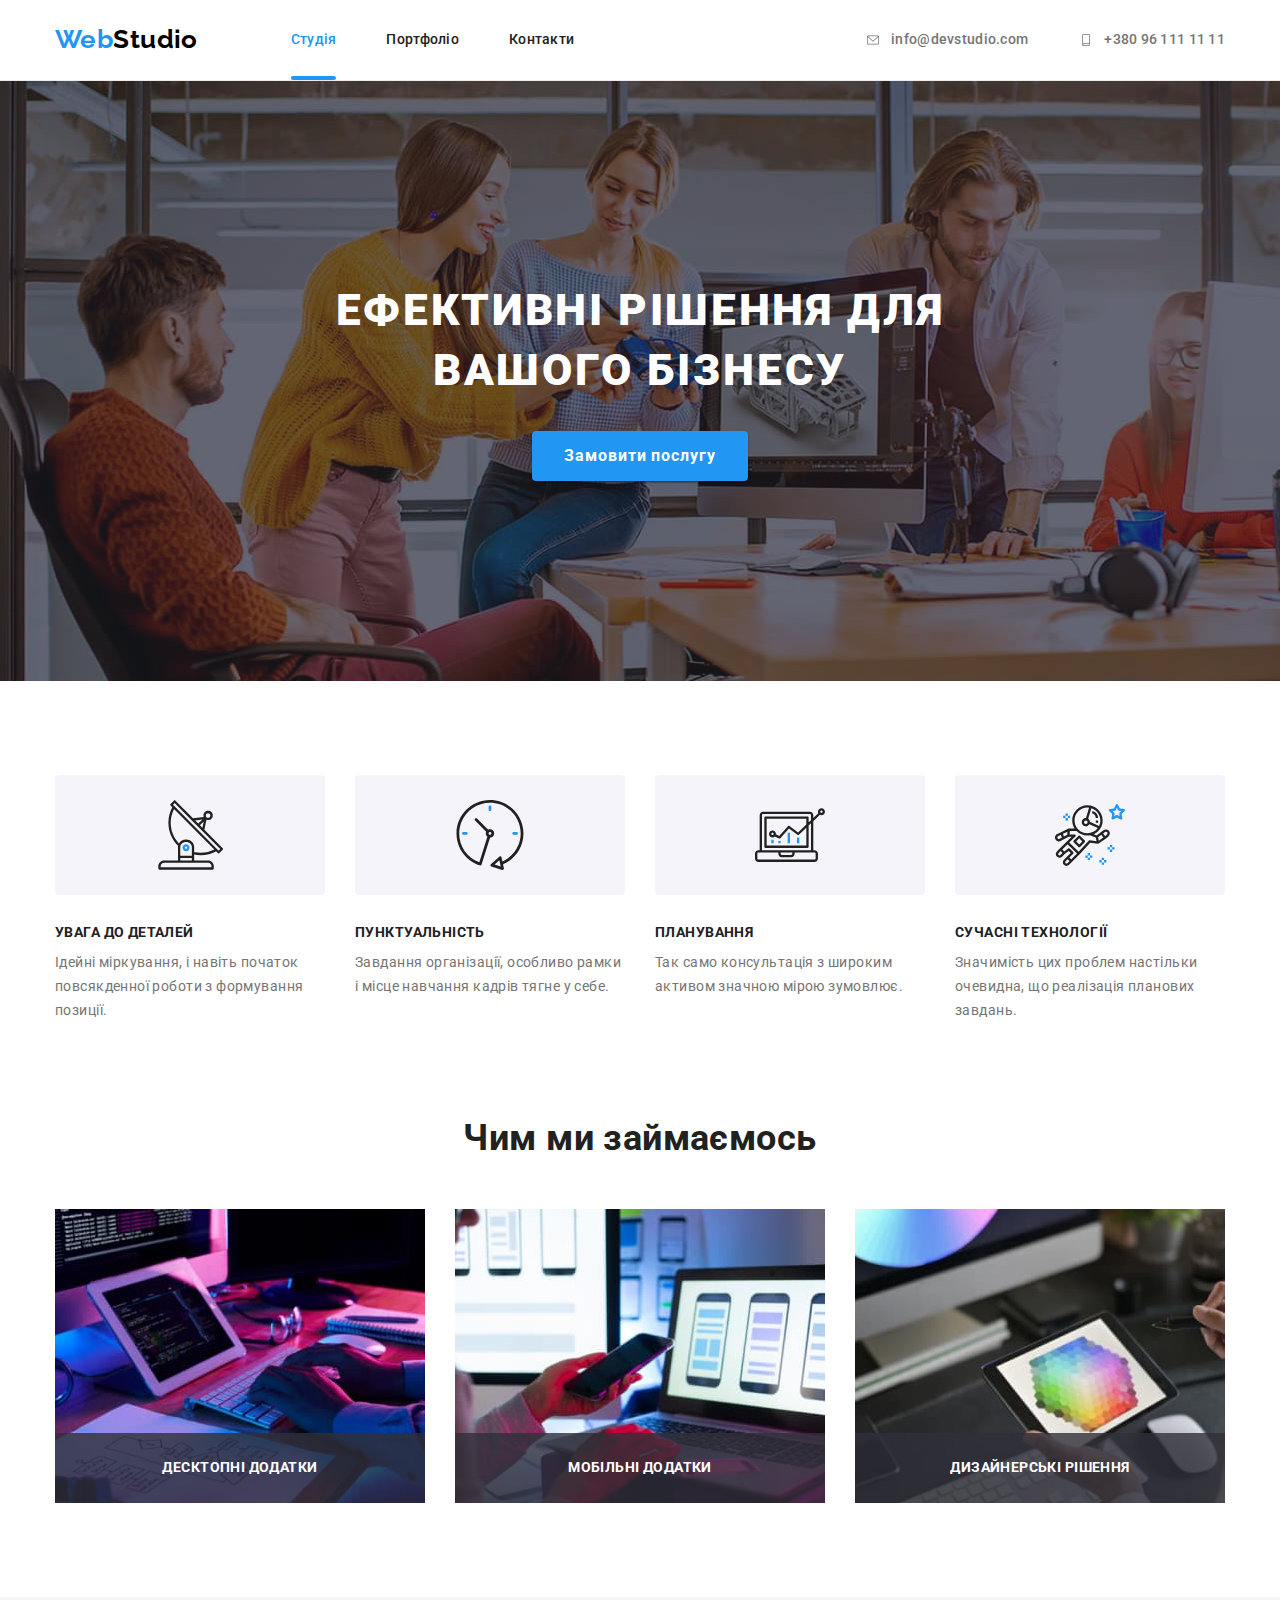
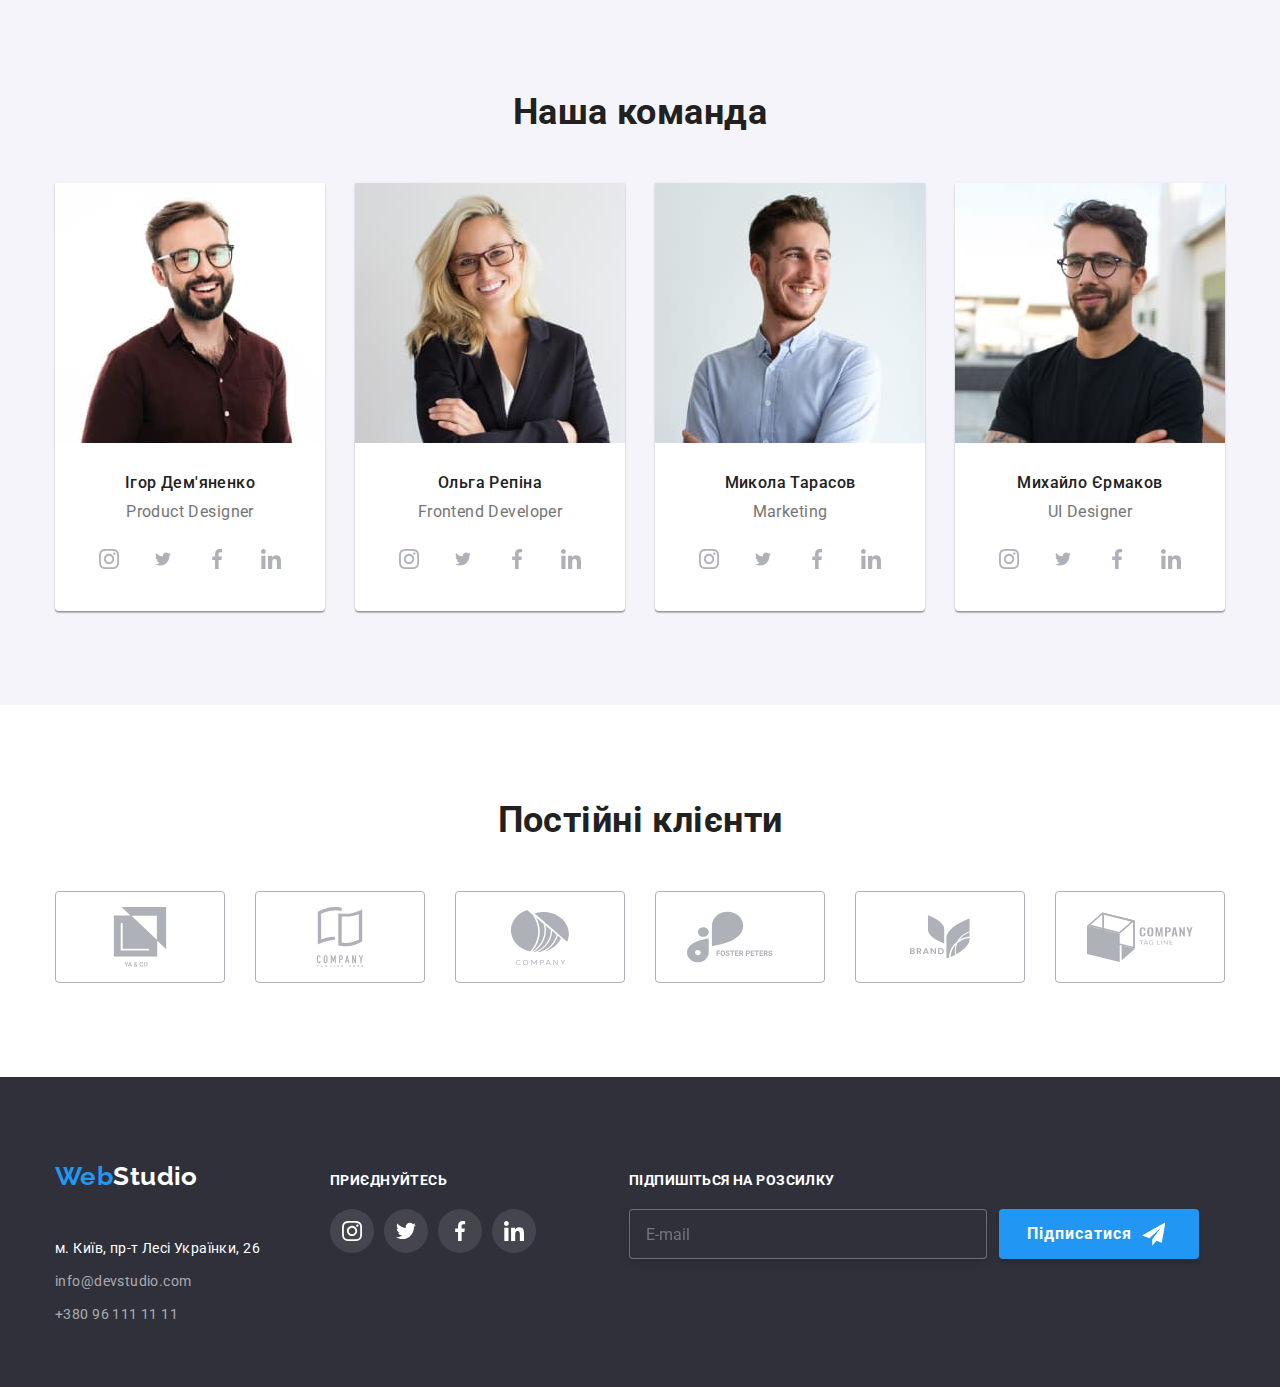
<file: index.html>
<!DOCTYPE html>
<html lang="uk">
  <head>
    <meta charset="UTF-8" />
    <meta http-equiv="X-UA-Compatible" content="IE=edge" />
    <meta name="viewport" content="width=device-width, initial-scale=1.0" />
    <title>Вебстудія</title>
    <link
      rel="stylesheet"
      href="https://cdnjs.cloudflare.com/ajax/libs/modern-normalize/1.1.0/modern-normalize.min.css"
    />
    <link rel="stylesheet" href="./css/main.min.css" />
    <link
      href="https://fonts.googleapis.com/css2?family=Raleway:wght@700&family=Roboto:wght@400;500;700;900&display=swap"
      rel="stylesheet"
    />
  </head>
  <body>
    <header class="header">
      <div class="container header__container">
        <a href="index.html" class="logo logo--distance-right"
          ><span class="logo--color-blue">Web</span>Studio</a
        >
        <nav class="mobile-nav">
          <button
            type="button"
            class="menu-button"
            aria-expanded="false"
            data-menu-button
          >
            <svg width="40" height="40" aria-label="Перемикач мобільного меню">
              <use
                class="icon-close"
                href="./images/icon/sprite.svg#mobile-close"
              ></use>
              <use
                class="icon-menu"
                href="./images/icon/sprite.svg#mobile-burger"
              ></use>
            </svg>
          </button>

          <div class="menu-mobile" data-menu>
            <ul class="menu-mobile__list">
              <li class="menu-mobile__item">
                <a href="index.html" class="menu-mobile__link">Студія</a>
              </li>
              <li class="menu-mobile__item">
                <a href="portfolio.html" class="menu-mobile__link">Портфоліо</a>
              </li>
              <li class="menu-mobile__item">
                <a href="#" class="menu-mobile__link">Контакти</a>
              </li>
            </ul>
            <ul class="mobile-contact">
              <li class="mobile-contact__item">
                <a href="tel:+380961111111" class="mobile-contact__phone">
                  +380 96 111 11 11
                </a>
              </li>
              <li class="mobile-contact__item">
                <a
                  href="mailto:info@devstudio.com"
                  class="mobile-contact__mail"
                >
                  info@devstudio.com
                </a>
              </li>
            </ul>
            <ul class="menu-social">
              <li class="menu-social__item">
                <a href="#" class="menu-social__link menu-social__link--border"
                  >Instagram</a
                >
              </li>
              <li class="menu-social__item">
                <a href="#" class="menu-social__link menu-social__link--border"
                  >Twitter</a
                >
              </li>
              <li class="menu-social__item">
                <a href="#" class="menu-social__link menu-social__link--border"
                  >Facebook</a
                >
              </li>
              <li class="menu-social__item">
                <a href="#" class="menu-social__link">LinkedIn</a>
              </li>
            </ul>
          </div>
        </nav>
        <nav>
          <ul class="site-nav site-nav__list">
            <li class="site-nav__item">
              <a
                href="index.html"
                class="site-nav__link site-nav__link--position"
                >Студія</a
              >
            </li>
            <li class="site-nav__item">
              <a href="portfolio.html" class="site-nav__link">Портфоліо</a>
            </li>
            <li class="site-nav__item">
              <a href="#" class="site-nav__link">Контакти</a>
            </li>
          </ul>
        </nav>
        <ul class="contact contact__list">
          <li class="contact__item">
            <a href="mailto:info@devstudio.com" class="contact__link">
              <svg class="contact__icon" width="16px" height="12px">
                <use href="./images/icon/sprite.svg#envelope"></use>
              </svg>
              info@devstudio.com
            </a>
          </li>
          <li class="contact__item">
            <a href="tel:+380961111111" class="contact__link">
              <svg class="contact__icon" width="16px" height="12px">
                <use href="./images/icon/sprite.svg#smartphone"></use>
              </svg>
              +380 96 111 11 11
            </a>
          </li>
        </ul>
      </div>
    </header>
    <main>
      <!--Hero-->
      <section class="section hero">
        <div class="container">
          <h1 class="hero__title">Ефективні рішення для вашого бізнесу</h1>
          <button type="button" class="hero__button" data-modal-open>
            Замовити послугу
          </button>
        </div>
        <div class="backdrop is-hidden" data-modal>
          <div class="modal">
            <button class="modal__button" data-modal-close>
              <svg class="modal__icon" width="11px" height="11px">
                <use href="./images/icon/sprite.svg#close"></use>
              </svg>
            </button>
            <form class="form">
              <h2 class="form__title">
                Залиште свої дані, ми вам передзвонимо
              </h2>
              <label class="form__label">
                Ім'я
                <input type="text" name="name" class="form__input" />
                <svg class="form__icon" width="18px" height="18px">
                  <use href="./images/icon/sprite.svg#human"></use>
                </svg>
              </label>
              <label class="form__label">
                Телефон
                <input type="tel" name="tel" class="form__input" />
                <svg class="form__icon" width="18px" height="18px">
                  <use href="./images/icon/sprite.svg#phone"></use>
                </svg>
              </label>
              <label class="form__label">
                Пошта
                <input type="email" name="mail" class="form__input" />
                <svg class="form__icon" width="18px" height="18px">
                  <use href="./images/icon/sprite.svg#envelope1"></use>
                </svg>
              </label>
              <label class="form__label">
                Коментар
                <textarea
                  name="feedback"
                  placeholder="Введіть текст"
                  class="form__input form__input--size"
                ></textarea>
              </label>
              <label class="form__label--centered">
                <input type="checkbox" class="form__checkbox visually-hidden" />
                <svg class="form__checkboxicon" width="16px" height="15px">
                  <use href="./images/icon/sprite.svg#border"></use>
                </svg>
                <p class="form__text">
                  Погоджуюся з розсилкою та приймаю&nbsp;<a
                    href="#"
                    class="form__link"
                    >Умови договору</a
                  >
                </p></label
              >
              <button type="submit" class="form__button">Відправити</button>
            </form>
          </div>
        </div>
      </section>
      <!--Advantages-->
      <section class="section">
        <div class="container">
          <h2 class="visually-hidden">Наші переваги</h2>
          <ul class="advantage advantage__list">
            <li class="advantage__item">
              <div class="advantage__icon">
                <svg width="65px" height="70px">
                  <use href="./images/icon/sprite.svg#satelite"></use>
                </svg>
              </div>
              <h3 class="advantage__title">Увага до деталей</h3>
              <p class="advantage__text">
                Ідейні міркування, і навіть початок повсякденної роботи з
                формування позиції.
              </p>
            </li>
            <li class="advantage__item">
              <div class="advantage__icon">
                <svg width="70px" height="70px">
                  <use href="./images/icon/sprite.svg#clock"></use>
                </svg>
              </div>
              <h3 class="advantage__title">Пунктуальність</h3>
              <p class="advantage__text">
                Завдання організації, особливо рамки і місце навчання кадрів
                тягне у себе.
              </p>
            </li>
            <li class="advantage__item">
              <div class="advantage__icon">
                <svg width="70px" height="70px">
                  <use href="./images/icon/sprite.svg#diagram"></use>
                </svg>
              </div>
              <h3 class="advantage__title">Планування</h3>
              <p class="advantage__text">
                Так само консультація з широким активом значною мірою зумовлює.
              </p>
            </li>
            <li class="advantage__item">
              <div class="advantage__icon">
                <svg width="70px" height="70px">
                  <use href="./images/icon/sprite.svg#astronaut"></use>
                </svg>
              </div>
              <h3 class="advantage__title">Сучасні технології</h3>
              <p class="advantage__text">
                Значимість цих проблем настільки очевидна, що реалізація
                планових завдань.
              </p>
            </li>
          </ul>
        </div>
      </section>
      <!--Works-->
      <section class="section section__works section--size-top">
        <div class="container">
          <h2 class="container__title">Чим ми займаємось</h2>
          <ul class="works works__list">
            <li class="works__item">
              <img
                srcset="
                  ./images/descktop/boxes-desktop/box1@1x.jpg 1x,
                  ./images/descktop/boxes-desktop/box1@2x.jpg 2x
                "
                src="./images/descktop/boxes-desktop/box1@1x.jpg"
                alt="Набор проэкта"
                width="370"
                height="294"
              />
              <p class="works__text">Десктопні додатки</p>
            </li>
            <li class="works__item">
              <img
                srcset="
                  ./images/descktop/boxes-desktop/box2@1x.jpg 1x,
                  ./images/descktop/boxes-desktop/box2@2x.jpg 2x
                "
                src="./images/descktop/boxes-desktop/box2@1x.jpg"
                alt="Ноутбук"
                width="370"
                height="294"
              />
              <p class="works__text">Мобільні додатки</p>
            </li>
            <li class="works__item">
              <img
                srcset="
                  ./images/descktop/boxes-desktop/box3@1x.jpg 1x,
                  ./images/descktop/boxes-desktop/box3@2x.jpg 2x
                "
                src="./images/descktop/boxes-desktop/box3@1x.jpg"
                alt="Планшет"
                width="370"
                height="294"
              />
              <p class="works__text">Дизайнерські рішення</p>
            </li>
          </ul>
        </div>
      </section>
      <!--Stuff-->
      <section class="section section--bgc-greylight">
        <div class="container">
          <h2 class="container__title">Наша команда</h2>
          <ul class="stuff stuff__list">
            <li class="stuff__item">
              <picture>
                <source
                  srcset="
                    ./images/descktop/stuff-descktop/stuff1-descktop@1x.jpg 1x,
                    ./images/descktop/stuff-descktop/stuff1-descktop@2x.jpg 2x
                  "
                  media="(min-width:1200px)"
                />
                <source
                  srcset="
                    ./images/tablet/stuff-tablet/stuff1-tablet@1x.jpg 1x,
                    ./images/tablet/stuff-tablet/stuff1-tablet@2x.jpg 2x
                  "
                  media="(min-width:768px)"
                />
                <source
                  srcset="
                    ./images/mobile/stuff-mobile/stuff1-mobile@1x.jpg 1x,
                    ./images/mobile/stuff-mobile/stuff1-mobile@2x.jpg 2x
                  "
                  media="(max-width:767px)"
                />

                <img
                  class="stuff__photo"
                  src="./images/mobile/stuff-mobile/stuff1-mobile@1x.jpg"
                  alt="Ігор Дем'яненко"
                  width="450"
                />
              </picture>
              <div class="stuff__card">
                <h3 class="stuff__title-name">Ігор Дем'яненко</h3>
                <p lang="en" class="stuff__position">Product Designer</p>
                <div>
                  <ul class="stuff-social">
                    <li class="stuff-social__item">
                      <a href="#" class="stuff-social__link">
                        <svg
                          class="stuff-social__icon"
                          width="20px"
                          height="20px"
                        >
                          <use href="./images/icon/sprite.svg#instagram"></use>
                        </svg>
                      </a>
                    </li>
                    <li class="stuff-social__item">
                      <a href="#" class="stuff-social__link">
                        <svg
                          class="stuff-social__icon"
                          width="20px"
                          height="16px"
                        >
                          <use href="./images/icon/sprite.svg#twitter"></use>
                        </svg>
                      </a>
                    </li>
                    <li class="stuff-social__item">
                      <a href="#" class="stuff-social__link">
                        <svg
                          class="stuff-social__icon"
                          width="20px"
                          height="20px"
                        >
                          <use href="./images/icon/sprite.svg#facebook"></use>
                        </svg>
                      </a>
                    </li>
                    <li class="stuff-social__item">
                      <a href="#" class="stuff-social__link">
                        <svg
                          class="stuff-social__icon"
                          width="20px"
                          height="20px"
                        >
                          <use href="./images/icon/sprite.svg#linkedin"></use>
                        </svg>
                      </a>
                    </li>
                  </ul>
                </div>
              </div>
            </li>
            <li class="stuff__item">
              <picture>
                <source
                  srcset="
                    ./images/descktop/stuff-descktop/stuff2-descktop@1x.jpg 1x,
                    ./images/descktop/stuff-descktop/stuff2-descktop@2x.jpg 2x
                  "
                  media="(min-width:1200px)"
                />
                <source
                  srcset="
                    ./images/tablet/stuff-tablet/stuff2-tablet@1x.jpg 1x,
                    ./images/tablet/stuff-tablet/stuff2-tablet@2x.jpg 2x
                  "
                  media="(min-width:768px)"
                />
                <source
                  srcset="
                    ./images/mobile/stuff-mobile/stuff2-mobile@1x.jpg 1x,
                    ./images/mobile/stuff-mobile/stuff2-mobile@2x.jpg 2x
                  "
                  media="(max-width:767px)"
                />

                <img
                  class="stuff__photo"
                  src="./images/mobile/stuff-mobile/stuff2-mobile@1x.jpg"
                  alt="Ольга Репіна"
                  width="450"
                />
              </picture>
              <div class="stuff__card">
                <h3 class="stuff__title-name">Ольга Репіна</h3>
                <p lang="en" class="stuff__position">Frontend Developer</p>
                <div>
                  <ul class="stuff-social">
                    <li class="stuff-social__item">
                      <a href="#" class="stuff-social__link">
                        <svg
                          class="stuff-social__icon"
                          width="20px"
                          height="20px"
                        >
                          <use href="./images/icon/sprite.svg#instagram"></use>
                        </svg>
                      </a>
                    </li>
                    <li class="stuff-social__item">
                      <a href="#" class="stuff-social__link">
                        <svg
                          class="stuff-social__icon"
                          width="20px"
                          height="16px"
                        >
                          <use href="./images/icon/sprite.svg#twitter"></use>
                        </svg>
                      </a>
                    </li>
                    <li class="stuff-social__item">
                      <a href="#" class="stuff-social__link">
                        <svg
                          class="stuff-social__icon"
                          width="20px"
                          height="20px"
                        >
                          <use href="./images/icon/sprite.svg#facebook"></use>
                        </svg>
                      </a>
                    </li>
                    <li class="stuff-social__item">
                      <a href="#" class="stuff-social__link">
                        <svg
                          class="stuff-social__icon"
                          width="20px"
                          height="20px"
                        >
                          <use href="./images/icon/sprite.svg#linkedin"></use>
                        </svg>
                      </a>
                    </li>
                  </ul>
                </div>
              </div>
            </li>
            <li class="stuff__item">
              <picture>
                <source
                  srcset="
                    ./images/descktop/stuff-descktop/stuff3-descktop@1x.jpg 1x,
                    ./images/descktop/stuff-descktop/stuff3-descktop@2x.jpg 2x
                  "
                  media="(min-width:1200px)"
                />
                <source
                  srcset="
                    ./images/tablet/stuff-tablet/stuff3-tablet@1x.jpg 1x,
                    ./images/tablet/stuff-tablet/stuff3-tablet@2x.jpg 2x
                  "
                  media="(min-width:768px)"
                />
                <source
                  srcset="
                    ./images/mobile/stuff-mobile/stuff3-mobile@1x.jpg 1x,
                    ./images/mobile/stuff-mobile/stuff3-mobile@2x.jpg 2x
                  "
                  media="(max-width:767px)"
                />

                <img
                  class="stuff__photo"
                  src="./images/mobile/stuff-mobile/stuff3-mobile@1x.jpg"
                  alt="Микола Тарасов"
                  width="450"
                />
              </picture>
              <div class="stuff__card">
                <h3 class="stuff__title-name">Микола Тарасов</h3>
                <p lang="en" class="stuff__position">Marketing</p>
                <div>
                  <ul class="stuff-social">
                    <li class="stuff-social__item">
                      <a href="#" class="stuff-social__link">
                        <svg
                          class="stuff-social__icon"
                          width="20px"
                          height="20px"
                        >
                          <use href="./images/icon/sprite.svg#instagram"></use>
                        </svg>
                      </a>
                    </li>
                    <li class="stuff-social__item">
                      <a href="#" class="stuff-social__link">
                        <svg
                          class="stuff-social__icon"
                          width="20px"
                          height="16px"
                        >
                          <use href="./images/icon/sprite.svg#twitter"></use>
                        </svg>
                      </a>
                    </li>
                    <li class="stuff-social__item">
                      <a href="#" class="stuff-social__link">
                        <svg
                          class="stuff-social__icon"
                          width="20px"
                          height="20px"
                        >
                          <use href="./images/icon/sprite.svg#facebook"></use>
                        </svg>
                      </a>
                    </li>
                    <li class="stuff-social__item">
                      <a href="#" class="stuff-social__link">
                        <svg
                          class="stuff-social__icon"
                          width="20px"
                          height="20px"
                        >
                          <use href="./images/icon/sprite.svg#linkedin"></use>
                        </svg>
                      </a>
                    </li>
                  </ul>
                </div>
              </div>
            </li>
            <li class="stuff__item">
              <picture>
                <source
                  srcset="
                    ./images/descktop/stuff-descktop/stuff4-descktop@1x.jpg 1x,
                    ./images/descktop/stuff-descktop/stuff4-descktop@2x.jpg 2x
                  "
                  media="(min-width:1200px)"
                />
                <source
                  srcset="
                    ./images/tablet/stuff-tablet/stuff4-tablet@1x.jpg 1x,
                    ./images/tablet/stuff-tablet/stuff4-tablet@2x.jpg 2x
                  "
                  media="(min-width:768px)"
                />
                <source
                  srcset="
                    ./images/mobile/stuff-mobile/stuff4-mobile@1x.jpg 1x,
                    ./images/mobile/stuff-mobile/stuff4-mobile@2x.jpg 2x
                  "
                  media="(max-width:767px)"
                />

                <img
                  class="stuff__photo"
                  src="./images/mobile/stuff-mobile/stuff4-mobile@1x.jpg"
                  alt="Михайло Єрмаков"
                  width="450"
                />
              </picture>
              <div class="stuff__card">
                <h3 class="stuff__title-name">Михайло Єрмаков</h3>
                <p lang="en" class="stuff__position">UI Designer</p>
                <div>
                  <ul class="stuff-social">
                    <li class="stuff-social__item">
                      <a href="#" class="stuff-social__link">
                        <svg
                          class="stuff-social__icon"
                          width="20px"
                          height="20px"
                        >
                          <use href="./images/icon/sprite.svg#instagram"></use>
                        </svg>
                      </a>
                    </li>
                    <li class="stuff-social__item">
                      <a href="#" class="stuff-social__link">
                        <svg
                          class="stuff-social__icon"
                          width="20px"
                          height="16px"
                        >
                          <use href="./images/icon/sprite.svg#twitter"></use>
                        </svg>
                      </a>
                    </li>
                    <li class="stuff-social__item">
                      <a href="#" class="stuff-social__link">
                        <svg
                          class="stuff-social__icon"
                          width="20px"
                          height="20px"
                        >
                          <use href="./images/icon/sprite.svg#facebook"></use>
                        </svg>
                      </a>
                    </li>
                    <li class="stuff-social__item">
                      <a href="#" class="stuff-social__link">
                        <svg
                          class="stuff-social__icon"
                          width="20px"
                          height="20px"
                        >
                          <use href="./images/icon/sprite.svg#linkedin"></use>
                        </svg>
                      </a>
                    </li>
                  </ul>
                </div>
              </div>
            </li>
          </ul>
        </div>
      </section>
      <!-- Clients -->
      <section class="section">
        <div class="container">
          <h2 class="container__title">Постійні клієнти</h2>
          <ul class="client client__list">
            <li class="client__item">
              <a class="client__link" href="#">
                <svg class="client__icon" width="106px" height="60px">
                  <use href="./images/icon/sprite.svg#logo1"></use>
                </svg>
              </a>
            </li>
            <li class="client__item">
              <a class="client__link" href="#">
                <svg class="client__icon" width="106px" height="60px">
                  <use href="./images/icon/sprite.svg#logo2"></use>
                </svg>
              </a>
            </li>
            <li class="client__item">
              <a class="client__link" href="#">
                <svg class="client__icon" width="106px" height="60px">
                  <use href="./images/icon/sprite.svg#logo3"></use>
                </svg>
              </a>
            </li>
            <li class="client__item">
              <a class="client__link" href="#">
                <svg class="client__icon" width="106px" height="60px">
                  <use href="./images/icon/sprite.svg#logo4"></use>
                </svg>
              </a>
            </li>
            <li class="client__item">
              <a class="client__link" href="#">
                <svg class="client__icon" width="106px" height="60px">
                  <use href="./images/icon/sprite.svg#logo5"></use>
                </svg>
              </a>
            </li>
            <li class="client__item">
              <a class="client__link" href="#">
                <svg class="client__icon" width="106px" height="60px">
                  <use href="./images/icon/sprite.svg#logo6"></use>
                </svg>
              </a>
            </li>
          </ul>
        </div>
      </section>
    </main>
    <footer class="footer">
      <div class="container footer--centered">
        <div class="footer__tablet">
          <div>
            <a href="index.html" class="logo logo--margin logo--color-white"
              ><span class="logo--color-blue">Web</span>Studio</a
            >
            <address class="address">
              <p class="address__text">м. Київ, пр-т Лесі Українки, 26</p>
              <a class="address__link mail" href="mailto:info@devstudio.com"
                >info@devstudio.com</a
              >
              <a class="address__link tel" href="tel:+380961111111"
                >+380 96 111 11 11</a
              >
            </address>
          </div>
          <div class="join-footer">
            <h2 class="footer__title">Приєднуйтесь</h2>
            <ul class="join-footer__list">
              <li class="join-footer__item">
                <a href="#" class="join-footer__link">
                  <svg class="join-footer__icon" width="20px" height="20px">
                    <use href="./images/icon/sprite.svg#instagram"></use>
                  </svg>
                </a>
              </li>
              <li class="join-footer__item">
                <a href="#" class="join-footer__link">
                  <svg class="join-footer__icon" width="20px" height="20px">
                    <use href="./images/icon/sprite.svg#twitter"></use>
                  </svg>
                </a>
              </li>
              <li class="join-footer__item">
                <a href="#" class="join-footer__link">
                  <svg class="join-footer__icon" width="20px" height="20px">
                    <use href="./images/icon/sprite.svg#facebook"></use>
                  </svg>
                </a>
              </li>
              <li class="join-footer__item">
                <a href="#" class="join-footer__link">
                  <svg class="join-footer__icon" width="20px" height="20px">
                    <use href="./images/icon/sprite.svg#linkedin"></use>
                  </svg>
                </a>
              </li>
            </ul>
          </div>
        </div>
        <form class="subscribe">
          <h2 class="footer__title">Підпишіться на розсилку</h2>
          <div class="subscribe__form">
            <input
              class="subscribe__input"
              type="email"
              name="mail"
              id="mail"
              placeholder="E-mail"
            />
            <label for="mail"></label>
            <button class="subscribe__btn" type="submit">
              Підписатися
              <svg class="subscribe__icon" width="24px" height="24px">
                <use href="./images/icon/sprite.svg#send"></use>
              </svg>
            </button>
          </div>
        </form>
      </div>
    </footer>
    <script src="./js/modal.js"></script>
    <script src="./js/mobile-menu.js"></script>
  </body>
</html>
</file>
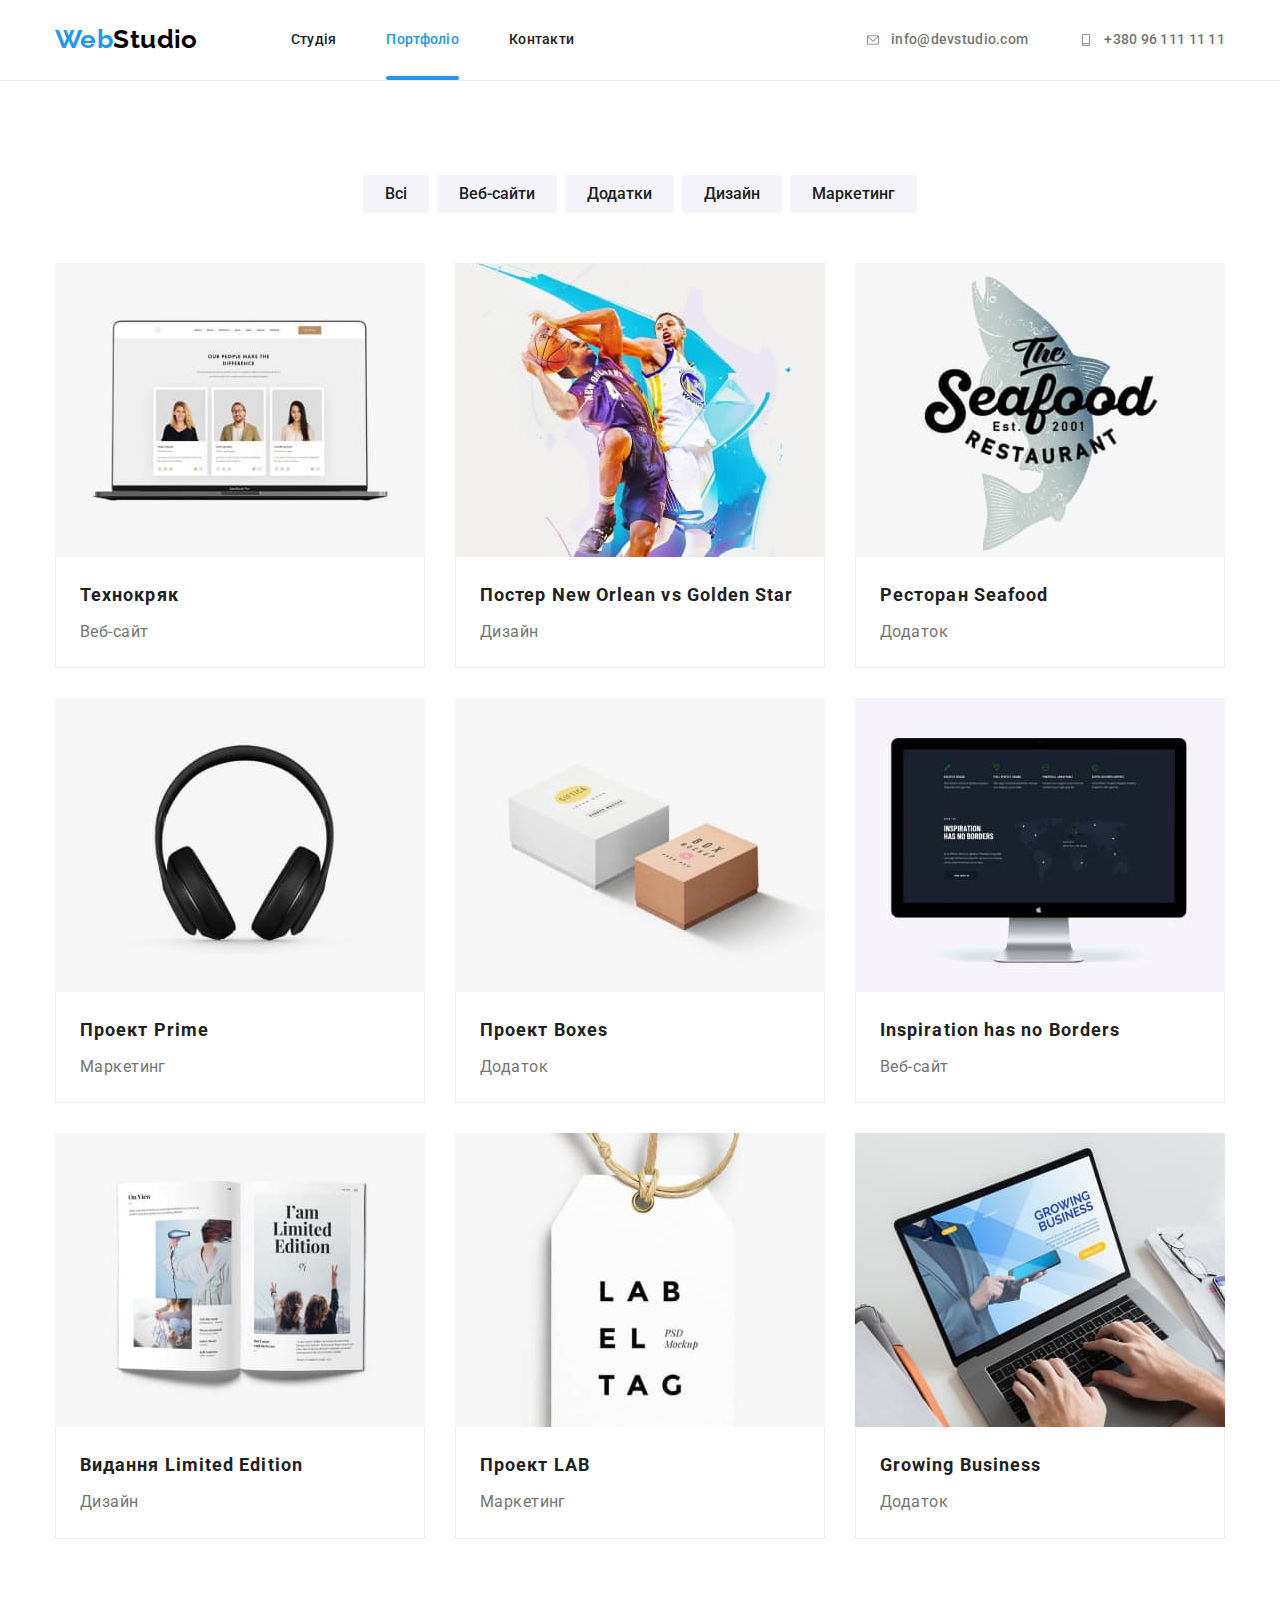
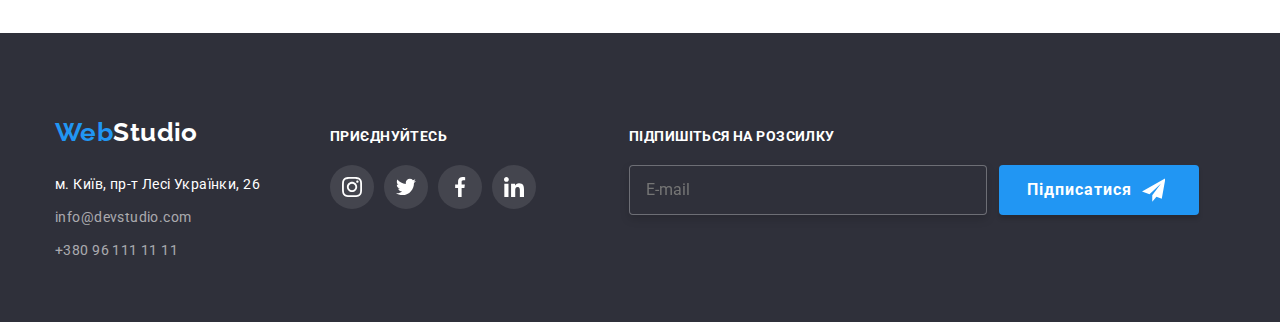
<file: portfolio.html>
<!DOCTYPE html>
<html lang="uk">
  <head>
    <meta charset="UTF-8" />
    <meta http-equiv="X-UA-Compatible" content="IE=edge" />
    <meta name="viewport" content="width=device-width, initial-scale=1.0" />
    <title>Портфоліо</title>
    <link
      rel="stylesheet"
      href="https://cdnjs.cloudflare.com/ajax/libs/modern-normalize/1.1.0/modern-normalize.min.css"
    />
    <link rel="stylesheet" href="./css/main.min.css" />
    <link
      href="https://fonts.googleapis.com/css2?family=Raleway:wght@700&family=Roboto:wght@400;500;700;900&display=swap"
      rel="stylesheet"
    />
  </head>
  <body>
    <header class="header">
      <div class="container header__container">
        <a href="index.html" class="logo logo--distance-right"
          ><span class="logo--color-blue">Web</span>Studio</a
        >
        <nav class="mobile-nav">
          <button
            type="button"
            class="menu-button"
            aria-expanded="false"
            data-menu-button
          >
            <svg width="40" height="40" aria-label="Перемикач мобільного меню">
              <use
                class="icon-close"
                href="./images/icon/sprite.svg#mobile-close"
              ></use>
              <use
                class="icon-menu"
                href="./images/icon/sprite.svg#mobile-burger"
              ></use>
            </svg>
          </button>

          <div class="menu-mobile" data-menu>
            <ul class="menu-mobile__list">
              <li class="menu-mobile__item">
                <a href="index.html" class="menu-mobile__link">Студія</a>
              </li>
              <li class="menu-mobile__item">
                <a href="portfolio.html" class="menu-mobile__link">Портфоліо</a>
              </li>
              <li class="menu-mobile__item">
                <a href="#" class="menu-mobile__link">Контакти</a>
              </li>
            </ul>
            <ul class="mobile-contact">
              <li class="mobile-contact__item">
                <a href="tel:+380961111111" class="mobile-contact__phone">
                  +380 96 111 11 11
                </a>
              </li>
              <li class="mobile-contact__item">
                <a
                  href="mailto:info@devstudio.com"
                  class="mobile-contact__mail"
                >
                  info@devstudio.com
                </a>
              </li>
            </ul>
            <ul class="menu-social">
              <li class="menu-social__item">
                <a href="#" class="menu-social__link menu-social__link--border"
                  >Instagram</a
                >
              </li>
              <li class="menu-social__item">
                <a href="#" class="menu-social__link menu-social__link--border"
                  >Twitter</a
                >
              </li>
              <li class="menu-social__item">
                <a href="#" class="menu-social__link menu-social__link--border"
                  >Facebook</a
                >
              </li>
              <li class="menu-social__item">
                <a href="#" class="menu-social__link">LinkedIn</a>
              </li>
            </ul>
          </div>
        </nav>
        <nav>
          <ul class="site-nav site-nav__list">
            <li class="site-nav__item">
              <a href="index.html" class="site-nav__link">Студія</a>
            </li>
            <li class="site-nav__item">
              <a
                href="portfolio.html"
                class="site-nav__link site-nav__link--position"
                >Портфоліо</a
              >
            </li>
            <li class="site-nav__item">
              <a href="#" class="site-nav__link">Контакти</a>
            </li>
          </ul>
        </nav>
        <ul class="contact contact__list">
          <li class="contact__item">
            <a href="mailto:info@devstudio.com" class="contact__link">
              <svg class="contact__icon" width="16px" height="12px">
                <use href="./images/icon/sprite.svg#envelope"></use>
              </svg>
              info@devstudio.com
            </a>
          </li>
          <li class="contact__item">
            <a href="tel:+380961111111" class="contact__link">
              <svg class="contact__icon" width="16px" height="12px">
                <use href="./images/icon/sprite.svg#smartphone"></use>
              </svg>
              +380 96 111 11 11
            </a>
          </li>
        </ul>
      </div>
    </header>
    <main>
      <section class="section">
        <div class="container">
          <!--Наши работы нужно скрыть-->
          <h1 class="visually-hidden">Наші роботи</h1>
          <!--Наши работы-->
          <ul class="filter">
            <li class="filter__item">
              <button type="button" class="filter__btn">Всі</button>
            </li>
            <li class="filter__item">
              <button type="button" class="filter__btn">Веб-сайти</button>
            </li>
            <li class="filter__item">
              <button type="button" class="filter__btn">Додатки</button>
            </li>
            <li class="filter__item">
              <button type="button" class="filter__btn">Дизайн</button>
            </li>
            <li class="filter__item">
              <button type="button" class="filter__btn">Маркетинг</button>
            </li>
          </ul>
          <ul class="gallery">
            <li class="gallery__item">
              <div class="gallery__description">
                <picture>
                  <source
                    srcset="
                      ./images/descktop/project-descktop/project1-descktop@1x.jpg 1x,
                      ./images/descktop/project-descktop/project1-descktop@2x.jpg 2x
                    "
                    media="(min-width:1200px)"
                  />
                  <source
                    srcset="
                      ./images/tablet/project-tablet/project1-tablet@1x.jpg 1x,
                      ./images/tablet/project-tablet/project1-tablet@2x.jpg 2x
                    "
                    media="(min-width:768px)"
                  />
                  <source
                    srcset="
                      ./images/mobile/project-mobile/project1-mobile@1x.jpg 1x,
                      ./images/mobile/project-mobile/project1-mobile@2x.jpg 2x
                    "
                    media="(max-width:767px"
                  />

                  <img
                    class="gallery__photo"
                    src="./images/mobile/project-mobile/project1-mobile@1x.jpg"
                    alt="ноутбук с сайтом"
                    width="450"
                  />
                </picture>
                <p class="gallery__text">
                  Ресурс пропонує комплексні пропозиції з різним рівнем
                  функціоналу та сервісів. Все це дозволить відвідувачу отримати
                  вичерпні відомості про компанію чи приватну особу.
                </p>
              </div>
              <div class="gallery-card">
                <h2 class="gallery-card__title">Технокряк</h2>
                <p class="gallery-card__text">Веб-сайт</p>
              </div>
            </li>
            <li class="gallery__item">
              <div class="gallery__description">
                <picture>
                  <source
                    srcset="
                      ./images/descktop/project-descktop/project2-descktop@1x.jpg 1x,
                      ./images/descktop/project-descktop/project2-descktop@2x.jpg 2x
                    "
                    media="(min-width:1200px)"
                  />
                  <source
                    srcset="
                      ./images/tablet/project-tablet/project2-tablet@1x.jpg 1x,
                      ./images/tablet/project-tablet/project2-tablet@2x.jpg 2x
                    "
                    media="(min-width:768px)"
                  />
                  <source
                    srcset="
                      ./images/mobile/project-mobile/project2-mobile@1x.jpg 1x,
                      ./images/mobile/project-mobile/project2-mobile@2x.jpg 2x
                    "
                    media="(max-width:767px)"
                  />

                  <img
                    class="gallery__photo"
                    src="./images/mobile/project-mobile/project2-mobile@1x.jpg"
                    alt="два баскетболиста"
                    width="450"
                  />
                </picture>
                <p class="gallery__text">
                  Ресурс пропонує комплексні пропозиції з різним рівнем
                  функціоналу та сервісів. Все це дозволить відвідувачу отримати
                  вичерпні відомості про компанію чи приватну особу.
                </p>
              </div>
              <div class="gallery-card">
                <h2 lang="en" class="gallery-card__title">
                  Постер New Orlean vs Golden Star
                </h2>
                <p class="gallery-card__text">Дизайн</p>
              </div>
            </li>
            <li class="gallery__item">
              <div class="gallery__description">
                <picture>
                  <source
                    srcset="
                      ./images/descktop/project-descktop/project3-descktop@1x.jpg 1x,
                      ./images/descktop/project-descktop/project3-descktop@2x.jpg 2x
                    "
                    media="(min-width:1200px)"
                  />
                  <source
                    srcset="
                      ./images/tablet/project-tablet/project3-tablet@1x.jpg 1x,
                      ./images/tablet/project-tablet/project3-tablet@2x.jpg 2x
                    "
                    media="(min-width:768px)"
                  />
                  <source
                    srcset="
                      ./images/mobile/project-mobile/project3-mobile@1x.jpg 1x,
                      ./images/mobile/project-mobile/project3-mobile@2x.jpg 2x
                    "
                    media="(max-width:767px)"
                  />

                  <img
                    class="gallery__photo"
                    src="./images/mobile/project-mobile/project3-mobile@1x.jpg"
                    alt="логотип ресторана"
                    width="450"
                  />
                </picture>
                <p class="gallery__text">
                  Ресурс пропонує комплексні пропозиції з різним рівнем
                  функціоналу та сервісів. Все це дозволить відвідувачу отримати
                  вичерпні відомості про компанію чи приватну особу.
                </p>
              </div>
              <div class="gallery-card">
                <h2 lang="en" class="gallery-card__title">Ресторан Seafood</h2>
                <p class="gallery-card__text">Додаток</p>
              </div>
            </li>
            <li class="gallery__item">
              <div class="gallery__description">
                <picture>
                  <source
                    srcset="
                      ./images/descktop/project-descktop/project4-descktop@1x.jpg 1x,
                      ./images/descktop/project-descktop/project4-descktop@2x.jpg 2x
                    "
                    media="(min-width:1200px)"
                  />
                  <source
                    srcset="
                      ./images/tablet/project-tablet/project4-tablet@1x.jpg 1x,
                      ./images/tablet/project-tablet/project4-tablet@2x.jpg 2x
                    "
                    media="(min-width:768px)"
                  />
                  <source
                    srcset="
                      ./images/mobile/project-mobile/project4-mobile@1x.jpg 1x,
                      ./images/mobile/project-mobile/project4-mobile@2x.jpg 2x
                    "
                    media="(max-width:767px)"
                  />

                  <img
                    class="gallery__photo"
                    src="./images/mobile/project-mobile/project4-mobile@1x.jpg"
                    alt="наушники"
                    width="450"
                  />
                </picture>
                <p class="gallery__text">
                  Ресурс пропонує комплексні пропозиції з різним рівнем
                  функціоналу та сервісів. Все це дозволить відвідувачу отримати
                  вичерпні відомості про компанію чи приватну особу.
                </p>
              </div>
              <div class="gallery-card">
                <h2 lang="en" class="gallery-card__title">Проект Prime</h2>
                <p class="gallery-card__text">Маркетинг</p>
              </div>
            </li>
            <li class="gallery__item">
              <div class="gallery__description">
                <picture>
                  <source
                    srcset="
                      ./images/descktop/project-descktop/project5-descktop@1x.jpg 1x,
                      ./images/descktop/project-descktop/project5-descktop@2x.jpg 2x
                    "
                    media="(min-width:1200px)"
                  />
                  <source
                    srcset="
                      ./images/tablet/project-tablet/project5-tablet@1x.jpg 1x,
                      ./images/tablet/project-tablet/project5-tablet@2x.jpg 2x
                    "
                    media="(min-width:768px)"
                  />
                  <source
                    srcset="
                      ./images/mobile/project-mobile/project5-mobile@1x.jpg 1x,
                      ./images/mobile/project-mobile/project5-mobile@2x.jpg 2x
                    "
                    media="(max-width:767px)"
                  />

                  <img
                    class="gallery__photo"
                    src="./images/mobile/project-mobile/project5-mobile@1x.jpg"
                    alt="две коробки"
                    width="450"
                  />
                </picture>
                <p class="gallery__text">
                  Ресурс пропонує комплексні пропозиції з різним рівнем
                  функціоналу та сервісів. Все це дозволить відвідувачу отримати
                  вичерпні відомості про компанію чи приватну особу.
                </p>
              </div>
              <div class="gallery-card">
                <h2 lang="en" class="gallery-card__title">Проект Boxes</h2>
                <p class="gallery-card__text">Додаток</p>
              </div>
            </li>
            <li class="gallery__item">
              <div class="gallery__description">
                <picture>
                  <source
                    srcset="
                      ./images/descktop/project-descktop/project6-descktop@1x.jpg 1x,
                      ./images/descktop/project-descktop/project6-descktop@2x.jpg 2x
                    "
                    media="(min-width:1200px)"
                  />
                  <source
                    srcset="
                      ./images/tablet/project-tablet/project6-tablet@1x.jpg 1x,
                      ./images/tablet/project-tablet/project6-tablet@2x.jpg 2x
                    "
                    media="(min-width:768px)"
                  />
                  <source
                    srcset="
                      ./images/mobile/project-mobile/project6-mobile@1x.jpg 1x,
                      ./images/mobile/project-mobile/project6-mobile@2x.jpg 2x
                    "
                    media="(max-width:767px)"
                  />

                  <img
                    class="gallery__photo"
                    src="./images/mobile/project-mobile/project6-mobile@1x.jpg"
                    alt="монитор"
                    width="450"
                  />
                </picture>
                <p class="gallery__text">
                  Ресурс пропонує комплексні пропозиції з різним рівнем
                  функціоналу та сервісів. Все це дозволить відвідувачу отримати
                  вичерпні відомості про компанію чи приватну особу.
                </p>
              </div>
              <div class="gallery-card">
                <h2 lang="en" class="gallery-card__title">
                  Inspiration has no Borders
                </h2>
                <p class="gallery-card__text">Веб-сайт</p>
              </div>
            </li>
            <li class="gallery__item">
              <div class="gallery__description">
                <picture>
                  <source
                    srcset="
                      ./images/descktop/project-descktop/project7-descktop@1x.jpg 1x,
                      ./images/descktop/project-descktop/project7-descktop@2x.jpg 2x
                    "
                    media="(min-width:1200px)"
                  />
                  <source
                    srcset="
                      ./images/tablet/project-tablet/project7-tablet@1x.jpg 1x,
                      ./images/tablet/project-tablet/project7-tablet@2x.jpg 2x
                    "
                    media="(min-width:768px)"
                  />
                  <source
                    srcset="
                      ./images/mobile/project-mobile/project7-mobile@1x.jpg 1x,
                      ./images/mobile/project-mobile/project7-mobile@2x.jpg 2x
                    "
                    media="(max-width:767px)"
                  />

                  <img
                    class="gallery__photo"
                    src="./images/mobile/project-mobile/project7-mobile@1x.jpg"
                    alt="открытая книга"
                    width="450"
                  />
                </picture>
                <p class="gallery__text">
                  Ресурс пропонує комплексні пропозиції з різним рівнем
                  функціоналу та сервісів. Все це дозволить відвідувачу отримати
                  вичерпні відомості про компанію чи приватну особу.
                </p>
              </div>
              <div class="gallery-card">
                <h2 lang="en" class="gallery-card__title">
                  Видання Limited Edition
                </h2>
                <p class="gallery-card__text">Дизайн</p>
              </div>
            </li>
            <li class="gallery__item">
              <div class="gallery__description">
                <picture>
                  <source
                    srcset="
                      ./images/descktop/project-descktop/project8-descktop@1x.jpg 1x,
                      ./images/descktop/project-descktop/project8-descktop@2x.jpg 2x
                    "
                    media="(min-width:1200px)"
                  />
                  <source
                    srcset="
                      ./images/tablet/project-tablet/project8-tablet@1x.jpg 1x,
                      ./images/tablet/project-tablet/project8-tablet@2x.jpg 2x
                    "
                    media="(min-width:768px)"
                  />
                  <source
                    srcset="
                      ./images/mobile/project-mobile/project8-mobile@1x.jpg 1x,
                      ./images/mobile/project-mobile/project8-mobile@2x.jpg 2x
                    "
                    media="(max-width:767px)"
                  />

                  <img
                    class="gallery__photo"
                    src="./images/mobile/project-mobile/project8-mobile@1x.jpg"
                    alt="лого компании"
                    width="450"
                  />
                </picture>
                <p class="gallery__text">
                  Ресурс пропонує комплексні пропозиції з різним рівнем
                  функціоналу та сервісів. Все це дозволить відвідувачу отримати
                  вичерпні відомості про компанію чи приватну особу.
                </p>
              </div>
              <div class="gallery-card">
                <h2 lang="en" class="gallery-card__title">Проект LAB</h2>
                <p class="gallery-card__text">Маркетинг</p>
              </div>
            </li>
            <li class="gallery__item">
              <div class="gallery__description">
                <picture>
                  <source
                    srcset="
                      ./images/descktop/project-descktop/project9-descktop@1x.jpg 1x,
                      ./images/descktop/project-descktop/project9-descktop@2x.jpg 2x
                    "
                    media="(min-width:1200px)"
                  />
                  <source
                    srcset="
                      ./images/tablet/project-tablet/project9-tablet@1x.jpg 1x,
                      ./images/tablet/project-tablet/project9-tablet@2x.jpg 2x
                    "
                    media="(min-width:768px)"
                  />
                  <source
                    srcset="
                      ./images/mobile/project-mobile/project9-mobile@1x.jpg 1x,
                      ./images/mobile/project-mobile/project9-mobile@2x.jpg 2x
                    "
                    media="(max-width:767px)"
                  />

                  <img
                    class="gallery__photo"
                    src="./images/mobile/project-mobile/project9-mobile@1x.jpg"
                    alt="пользователь с ноутбуком"
                    width="450"
                  />
                </picture>
                <p class="gallery__text">
                  Ресурс пропонує комплексні пропозиції з різним рівнем
                  функціоналу та сервісів. Все це дозволить відвідувачу отримати
                  вичерпні відомості про компанію чи приватну особу.
                </p>
              </div>
              <div class="gallery-card">
                <h2 lang="en" class="gallery-card__title">Growing Business</h2>
                <p class="gallery-card__text">Додаток</p>
              </div>
            </li>
          </ul>
        </div>
      </section>
    </main>
    <footer class="footer">
      <div class="container footer--centered">
        <div class="footer__tablet">
          <div>
            <a
              href="index.html"
              class="logo logo--margin-bottom logo--color-white"
              ><span class="logo--color-blue">Web</span>Studio</a
            >
            <address class="address">
              <p class="address__text">м. Київ, пр-т Лесі Українки, 26</p>
              <a class="address__link mail" href="mailto:info@devstudio.com"
                >info@devstudio.com</a
              >
              <a class="address__link tel" href="tel:+380961111111"
                >+380 96 111 11 11</a
              >
            </address>
          </div>
          <div class="join-footer">
            <h2 class="footer__title">Приєднуйтесь</h2>
            <ul class="join-footer__list">
              <li class="join-footer__item">
                <a href="#" class="join-footer__link">
                  <svg class="join-footer__icon" width="20px" height="20px">
                    <use href="./images/icon/sprite.svg#instagram"></use>
                  </svg>
                </a>
              </li>
              <li class="join-footer__item">
                <a href="#" class="join-footer__link">
                  <svg class="join-footer__icon" width="20px" height="20px">
                    <use href="./images/icon/sprite.svg#twitter"></use>
                  </svg>
                </a>
              </li>
              <li class="join-footer__item">
                <a href="#" class="join-footer__link">
                  <svg class="join-footer__icon" width="20px" height="20px">
                    <use href="./images/icon/sprite.svg#facebook"></use>
                  </svg>
                </a>
              </li>
              <li class="join-footer__item">
                <a href="#" class="join-footer__link">
                  <svg class="join-footer__icon" width="20px" height="20px">
                    <use href="./images/icon/sprite.svg#linkedin"></use>
                  </svg>
                </a>
              </li>
            </ul>
          </div>
        </div>
        <form class="subscribe">
          <h2 class="footer__title">Підпишіться на розсилку</h2>
          <div class="subscribe__form">
            <input
              class="subscribe__input"
              type="email"
              name="mail"
              id="mail"
              placeholder="E-mail"
            />
            <label for="mail"></label>
            <button class="subscribe__btn" type="submit">
              Підписатися
              <svg class="subscribe__icon" width="24px" height="24px">
                <use href="./images/icon/sprite.svg#send"></use>
              </svg>
            </button>
          </div>
        </form>
      </div>
    </footer>
    <script src="./js/mobile-menu.js"></script>
  </body>
</html>
</file>
<file: css/main.min.css>
h1,h2,h3,h4,p{margin-top:0;margin-bottom:0}body{font-family:"Roboto",sans-serif;color:#757575;letter-spacing:.03em;font-size:14px;background:#fff}ul,ol{list-style:none;margin-top:0;margin-bottom:0;padding-left:0}a{text-decoration:none;font-style:normal}img{display:block}.visually-hidden{position:absolute;width:1px;height:1px;margin:-1px;border:0;padding:0;white-space:nowrap;-webkit-clip-path:inset(100%);clip-path:inset(100%);clip:rect(0 0 0 0);overflow:hidden}.container{padding-left:15px;padding-right:15px;margin-left:auto;margin-right:auto}@media screen and (min-width: 480px){.container{width:480px}}@media screen and (min-width: 768px){.container{width:768px}}@media screen and (min-width: 1200px){.container{width:1200px}}.container__title{margin-bottom:30px;font-weight:700;font-size:28px;line-height:1.179;text-align:center;color:#212121}@media screen and (min-width: 1200px){.container__title{font-size:36px;line-height:1.17;margin-bottom:50px}}.section{padding-top:60px;padding-bottom:60px}@media screen and (min-width: 1200px){.section{padding-top:94px;padding-bottom:94px}}.section--bgc-greylight{background:#f5f4fa}.section--size-top{padding-top:0}.header{border-bottom:1px solid #ececec}@media screen and (max-width: 767px){.header{position:relative;position:fixed;top:0;left:0;height:60px;width:100%;background-color:#fff;z-index:1}}.header__container{display:-webkit-box;display:-ms-flexbox;display:flex;-webkit-box-align:center;-ms-flex-align:center;align-items:center}@media screen and (min-width: 768px){.mobile-nav{display:none}}.menu-mobile{position:fixed;top:-120%;left:0;width:100%;height:100%;background-color:#fff;-webkit-box-orient:vertical;-webkit-box-direction:normal;-ms-flex-direction:column;flex-direction:column;-webkit-box-pack:justify;-ms-flex-pack:justify;justify-content:space-between;z-index:1;-webkit-transition:top 250ms cubic-bezier(0.4, 0, 0.2, 1);transition:top 250ms cubic-bezier(0.4, 0, 0.2, 1)}.menu-mobile.is-open{display:-webkit-box;display:-ms-flexbox;display:flex;top:0;padding:48px 40px}.menu-button{position:fixed;top:10px;right:10px;display:-webkit-inline-box;display:-ms-inline-flexbox;display:inline-flex;margin:0;margin-left:auto;padding:0;border:none;background-color:rgba(0,0,0,0);z-index:2;cursor:pointer}.menu-button .icon-close{display:none}.menu-button.is-open .icon-close{display:block}.menu-button.is-open .icon-menu{display:none}.icon-close{-webkit-transition:fill 250ms cubic-bezier(0.4, 0, 0.2, 1);transition:fill 250ms cubic-bezier(0.4, 0, 0.2, 1)}.icon-close:hover,.icon-close:focus{fill:#2196f3}.icon-menu{-webkit-transition:fill 250ms cubic-bezier(0.4, 0, 0.2, 1);transition:fill 250ms cubic-bezier(0.4, 0, 0.2, 1)}.icon-menu:hover,.icon-menu:focus{fill:#2196f3}.menu-mobile__list{margin-bottom:auto}.menu-mobile__item:not(:last-child){margin-bottom:32px}.menu-mobile__link{font-weight:500;font-size:40px;line-height:1.175;letter-spacing:.02em;color:#212121;-webkit-transition:color 250ms cubic-bezier(0.4, 0, 0.2, 1);transition:color 250ms cubic-bezier(0.4, 0, 0.2, 1)}.menu-mobile__link:hover,.menu-mobile__link:focus{color:#2196f3}.mobile-contact__phone{display:block;font-weight:500;font-size:34px;line-height:1.176;letter-spacing:.02em;color:#2196f3;margin-bottom:32px}@media screen and (max-width: 479px){.mobile-contact__phone{font-size:24px}}.mobile-contact__mail{display:block;font-weight:500;font-size:24px;line-height:1.167;letter-spacing:.02em;color:#757575;margin-bottom:64px}.menu-social{display:-webkit-box;display:-ms-flexbox;display:flex}@media screen and (max-width: 479px){.menu-social{display:block}}.menu-social__item:not(:last-child){margin-right:10px}.menu-social__link{font-weight:500;font-size:18px;line-height:1.222;letter-spacing:.02em;color:#2196f3}@media screen and (max-width: 479px){.menu-social__link{font-size:24px;margin-bottom:8px}}@media screen and (min-width: 480px)and (max-width: 767px){.menu-social__link--border::after{content:"";width:22px;border:1px solid rgba(33,33,33,.2);-webkit-transform:rotate(90deg);transform:rotate(90deg);margin-left:10px}}.logo{display:block;padding-top:16px;padding-bottom:16px;font-family:"Raleway",sans-serif;font-weight:700;font-size:24px;line-height:1.167;color:#000}@media screen and (min-width: 768px){.logo{padding-top:26px;padding-bottom:26px}}@media screen and (min-width: 1200px){.logo{padding-top:24px;padding-bottom:25px;font-size:26px;line-height:1.19}}@media screen and (min-width: 768px){.logo--distance-right{margin-right:88px}}@media screen and (min-width: 1200px){.logo--distance-right{margin-right:93px}}.logo--color-blue{color:#2196f3}.logo--color-white{color:#fff}.logo--margin{margin-top:0;margin-bottom:20px}@media screen and (min-width: 768px){.site-nav__list{display:-webkit-box;display:-ms-flexbox;display:flex}}@media screen and (min-width: 768px){.site-nav__item{position:relative}.site-nav__item:not(:first-child){margin-left:50px}}.site-nav__link{display:block;font-weight:500;line-height:1.14;letter-spacing:.02em;color:#212121;-webkit-transition:color 250ms cubic-bezier(0.4, 0, 0.2, 1);transition:color 250ms cubic-bezier(0.4, 0, 0.2, 1)}@media screen and (min-width: 768px){.site-nav__link{padding-top:32px;padding-bottom:32px}}.site-nav__link--position,.site-nav__link:hover,.site-nav__link:focus{color:#2196f3}@media screen and (min-width: 768px){.site-nav__link--position::after{content:"";position:absolute;left:0;bottom:0;display:block;width:100%;height:4px;border-radius:2px;background-color:#2196f3}}@media screen and (max-width: 767px){.site-nav{display:none}}@media screen and (max-width: 767px){.contact{display:none}}@media screen and (min-width: 768px){.contact{margin-left:auto}}@media screen and (min-width: 1200px){.contact__list{display:-webkit-box;display:-ms-flexbox;display:flex}}@media screen and (min-width: 1200px){.contact__item:not(:first-child){margin-left:50px}}.contact__link{display:-webkit-box;display:-ms-flexbox;display:flex;-webkit-box-align:center;-ms-flex-align:center;align-items:center;font-weight:500;line-height:1.14;letter-spacing:.02em;color:#757575;height:16px;-webkit-transition:color 250ms cubic-bezier(0.4, 0, 0.2, 1);transition:color 250ms cubic-bezier(0.4, 0, 0.2, 1)}.contact__link:hover,.contact__link:focus{color:#2196f3}.contact__link:hover .contact__icon,.contact__link:hover .contact__icon{fill:#2196f3}@media screen and (min-width: 768px)and (max-width: 1199px){.contact__link{font-size:12px;line-height:1.167}}.contact__icon{background-size:cover;margin-right:10px;fill:currentColor;-webkit-transition:fill 250ms cubic-bezier(0.4, 0, 0.2, 1);transition:fill 250ms cubic-bezier(0.4, 0, 0.2, 1)}.hero{margin:0 auto;text-align:center;letter-spacing:.06em;color:#fff;background-size:cover;background-image:-webkit-gradient(linear, left top, right top, from(rgba(47, 48, 58, 0.4)), to(rgba(47, 48, 58, 0.4))),url(../images/mobile/Header-mobile@1x.jpg);background-image:linear-gradient(to right, rgba(47, 48, 58, 0.4), rgba(47, 48, 58, 0.4)),url(../images/mobile/Header-mobile@1x.jpg);background-color:#c4c4c4}@media screen and (max-width: 767px){.hero{margin-top:60px}}@media screen and (max-width: 767px)and (min-device-pixel-ratio: 2),screen and (max-width: 767px)and (-webkit-min-device-pixel-ratio: 2),screen and (max-width: 767px)and (min-resolution: 192dpi),screen and (max-width: 767px)and (min-resolution: 2dppx){.hero .hero{background-image:-webkit-gradient(linear, left top, right top, from(rgba(47, 48, 58, 0.4)), to(rgba(47, 48, 58, 0.4))),url(../images/mobile/Header-mobile@2x.jpg);background-image:linear-gradient(to right, rgba(47, 48, 58, 0.4), rgba(47, 48, 58, 0.4)),url(../images/mobile/Header-mobile@2x.jpg)}}@media screen and (min-width: 768px){.hero{background-image:-webkit-gradient(linear, left top, right top, from(rgba(47, 48, 58, 0.4)), to(rgba(47, 48, 58, 0.4))),url(../images/tablet/Header-tablet@1x.jpg);background-image:linear-gradient(to right, rgba(47, 48, 58, 0.4), rgba(47, 48, 58, 0.4)),url(../images/tablet/Header-tablet@1x.jpg)}}@media screen and (min-width: 768px)and (min-device-pixel-ratio: 2),screen and (min-width: 768px)and (-webkit-min-device-pixel-ratio: 2),screen and (min-width: 768px)and (min-resolution: 192dpi),screen and (min-width: 768px)and (min-resolution: 2dppx){.hero .hero{background-image:-webkit-gradient(linear, left top, right top, from(rgba(47, 48, 58, 0.4)), to(rgba(47, 48, 58, 0.4))),url(../images/tablet/Header-tablet@2x.jpg);background-image:linear-gradient(to right, rgba(47, 48, 58, 0.4), rgba(47, 48, 58, 0.4)),url(../images/tablet/Header-tablet@2x.jpg)}}@media screen and (max-width: 1199px){.hero{padding-bottom:118px;padding-top:118px}}@media screen and (min-width: 1200px){.hero{background-image:-webkit-gradient(linear, left top, right top, from(rgba(47, 48, 58, 0.4)), to(rgba(47, 48, 58, 0.4))),url(../images/descktop/header-desktop@1x.jpg);background-image:linear-gradient(to right, rgba(47, 48, 58, 0.4), rgba(47, 48, 58, 0.4)),url(../images/descktop/header-desktop@1x.jpg);padding-bottom:200px;padding-top:200px}}@media screen and (min-width: 1200px)and (min-device-pixel-ratio: 2),screen and (min-width: 1200px)and (-webkit-min-device-pixel-ratio: 2),screen and (min-width: 1200px)and (min-resolution: 192dpi),screen and (min-width: 1200px)and (min-resolution: 2dppx){.hero .hero{background-image:-webkit-gradient(linear, left top, right top, from(rgba(47, 48, 58, 0.4)), to(rgba(47, 48, 58, 0.4))),url(../images/descktop/header-desktop@2x.jpg);background-image:linear-gradient(to right, rgba(47, 48, 58, 0.4), rgba(47, 48, 58, 0.4)),url(../images/descktop/header-desktop@2x.jpg)}}.hero__title{margin-right:auto;margin-left:auto;margin-bottom:30px;font-weight:900;text-transform:uppercase;letter-spacing:.06em}@media screen and (max-width: 1199px){.hero__title{font-size:26px;line-height:1.61}}@media screen and (min-width: 480px)and (max-width: 1199px){.hero__title{width:360px}}@media screen and (min-width: 1200px){.hero__title{width:696px;font-size:44px;line-height:1.36}}.hero__button{padding:10px 32px;font-weight:700;font-size:16px;letter-spacing:.06em;line-height:1.9;-webkit-box-align:center;-ms-flex-align:center;align-items:center;font-family:inherit;color:#fff;background:#2196f3;border-radius:4px;-webkit-box-shadow:0px 1px 3px rgba(0,0,0,.12),0px 1px 1px rgba(0,0,0,.14),0px 2px 1px rgba(0,0,0,.2);box-shadow:0px 1px 3px rgba(0,0,0,.12),0px 1px 1px rgba(0,0,0,.14),0px 2px 1px rgba(0,0,0,.2);border:0;cursor:pointer;-webkit-transition:background 250ms cubic-bezier(0.4, 0, 0.2, 1),-webkit-box-shadow 250ms cubic-bezier(0.4, 0, 0.2, 1);transition:background 250ms cubic-bezier(0.4, 0, 0.2, 1),-webkit-box-shadow 250ms cubic-bezier(0.4, 0, 0.2, 1);transition:background 250ms cubic-bezier(0.4, 0, 0.2, 1),box-shadow 250ms cubic-bezier(0.4, 0, 0.2, 1);transition:background 250ms cubic-bezier(0.4, 0, 0.2, 1),box-shadow 250ms cubic-bezier(0.4, 0, 0.2, 1),-webkit-box-shadow 250ms cubic-bezier(0.4, 0, 0.2, 1)}.hero__button:hover,.hero__button:focus{background:#188ce8;-webkit-box-shadow:0px 4px 4px rgba(0,0,0,.15);box-shadow:0px 4px 4px rgba(0,0,0,.15)}.backdrop{position:fixed;top:0;right:0;width:100%;height:100%;background:rgba(0,0,0,.2);z-index:3;opacity:1;-webkit-transition:opacity 250ms cubic-bezier(0.4, 0, 0.2, 1),visibility 250ms cubic-bezier(0.4, 0, 0.2, 1);transition:opacity 250ms cubic-bezier(0.4, 0, 0.2, 1),visibility 250ms cubic-bezier(0.4, 0, 0.2, 1)}.backdrop.is-hidden{opacity:0;pointer-events:none;visibility:hidden}.backdrop.is-hidden .modal{-webkit-transform:translate(-50%, -50%) scale(1.2);transform:translate(-50%, -50%) scale(1.2);-webkit-transition:visibility 250ms cubic-bezier(0.4, 0, 0.2, 1),-webkit-transform 250ms cubic-bezier(0.4, 0, 0.2, 1);transition:visibility 250ms cubic-bezier(0.4, 0, 0.2, 1),-webkit-transform 250ms cubic-bezier(0.4, 0, 0.2, 1);transition:visibility 250ms cubic-bezier(0.4, 0, 0.2, 1),transform 250ms cubic-bezier(0.4, 0, 0.2, 1);transition:visibility 250ms cubic-bezier(0.4, 0, 0.2, 1),transform 250ms cubic-bezier(0.4, 0, 0.2, 1),-webkit-transform 250ms cubic-bezier(0.4, 0, 0.2, 1)}.modal{position:relative;position:absolute;top:50%;left:50%;padding:40px;-webkit-transform:translate(-50%, -50%);transform:translate(-50%, -50%);background:#fff;-webkit-box-shadow:0px 1px 3px rgba(0,0,0,.12),0px 1px 1px rgba(0,0,0,.14),0px 2px 1px rgba(0,0,0,.2);box-shadow:0px 1px 3px rgba(0,0,0,.12),0px 1px 1px rgba(0,0,0,.14),0px 2px 1px rgba(0,0,0,.2);border-radius:4px}@media screen and (max-width: 479px){.modal{width:80%}}@media screen and (min-width: 480px)and (max-width: 1199px){.modal{width:450px;height:609px}}@media screen and (min-width: 1200px){.modal{width:528px;height:581px}}.modal__button{position:absolute;top:8px;right:8px;width:30px;height:30px;border-radius:50%;border:1px solid rgba(0,0,0,.1);background-color:#fff;cursor:pointer;-webkit-transition:border 250ms cubic-bezier(0.4, 0, 0.2, 1);transition:border 250ms cubic-bezier(0.4, 0, 0.2, 1)}.modal__icon{fill:#000;-webkit-transition:fill 250ms cubic-bezier(0.4, 0, 0.2, 1);transition:fill 250ms cubic-bezier(0.4, 0, 0.2, 1)}.modal__icon:hover,.modal__icon:focus{fill:#2196f3}.form__title{margin-bottom:12px;font-weight:700;font-size:20px;line-height:1.5;text-align:center;color:#212121}@media screen and (min-width: 1200pxle){.form__title{line-height:1.15}}.form__label{display:-webkit-box;display:-ms-flexbox;display:flex;-webkit-box-orient:vertical;-webkit-box-direction:normal;-ms-flex-direction:column;flex-direction:column;position:relative;text-align:start;font-size:12px;line-height:1.16;letter-spacing:.01em;color:#757575}.form__label--centered{display:-webkit-box;display:-ms-flexbox;display:flex;-webkit-box-align:center;-ms-flex-align:center;align-items:center;-webkit-box-pack:center;-ms-flex-pack:center;justify-content:center}.form__label:not(:last-child){margin-bottom:10px}.form__input{width:100%;height:40px;margin-top:4px;padding-left:42px;padding-top:12px;padding-bottom:12px;border:1px solid rgba(33,33,33,.2);border-radius:4px;-webkit-transition:border 250ms cubic-bezier(0.4, 0, 0.2, 1);transition:border 250ms cubic-bezier(0.4, 0, 0.2, 1)}.form__input:hover,.form__input:focus{border:1px solid #2196f3}.form__input:hover+.form__icon,.form__input:focus+.form__icon{fill:#2196f3}.form__icon{position:absolute;top:50%;left:15px;-webkit-transition:fill 250ms cubic-bezier(0.4, 0, 0.2, 1);transition:fill 250ms cubic-bezier(0.4, 0, 0.2, 1)}.form__input--size{height:120px;padding:12px 16px;resize:none}.form__text{font-size:12px;line-height:1.167;color:#757575}@media screen and (min-width: 1200px){.form__text{font-size:14px;line-height:1.174}}.form__checkbox:checked+.form__checkboxicon{fill:#2196f3;border-radius:2px;background-color:#2196f3;background-image:url(../images/icon/icon-check.svg);background-size:contain;background-origin:border-box}.form__link{font-size:12px;line-height:1.167;letter-spacing:.03em;-webkit-text-decoration-line:underline;text-decoration-line:underline;color:#2196f3}@media screen and (min-width: 1200px){.form__link{font-size:14px;line-height:1.174}}.form__checkboxicon{margin-right:7px;-webkit-transition:background-color 250ms cubic-bezier(0.4, 0, 0.2, 1);transition:background-color 250ms cubic-bezier(0.4, 0, 0.2, 1);-webkit-transition:background-image 250ms cubic-bezier(0.4, 0, 0.2, 1);transition:background-image 250ms cubic-bezier(0.4, 0, 0.2, 1)}.form__button{padding:10px 52px;margin-top:30px;width:200px;font-weight:700;font-size:16px;line-height:1.88;letter-spacing:.06em;color:#fff;background:#188ce8;-webkit-box-shadow:0px 4px 4px rgba(0,0,0,.15);box-shadow:0px 4px 4px rgba(0,0,0,.15);border-radius:4px;border:none;cursor:pointer}@media screen and (min-width: 768px){.advantage__list{display:-webkit-box;display:-ms-flexbox;display:flex}}@media screen and (min-width: 768px)and (min-width: 768px)and (max-width: 1199px){.advantage__list{margin:-15px}}@media screen and (max-width: 1199px){.advantage__list{-ms-flex-wrap:wrap;flex-wrap:wrap}}@media screen and (max-width: 767px){.advantage__item:not(:last-child){margin-bottom:30px}}@media screen and (min-width: 768px)and (max-width: 1199px){.advantage__item{width:354px;-ms-flex-preferred-size:calc((100% - 60px)/2);flex-basis:calc((100% - 60px)/2);margin:15px}}@media screen and (min-width: 1200px){.advantage__item{width:270px}.advantage__item:not(:last-child){margin-right:30px}}.advantage__icon{display:-webkit-box;display:-ms-flexbox;display:flex;-webkit-box-align:center;-ms-flex-align:center;align-items:center;-webkit-box-pack:center;-ms-flex-pack:center;justify-content:center;height:120px;margin-bottom:30px;background:#f5f4fa;border-radius:4px}.advantage__title{margin-bottom:10px;font-size:inherit;font-weight:700;line-height:1.14;color:#212121;text-transform:uppercase}@media screen and (max-width: 767px){.advantage__title{text-align:center}}.advantage__text{line-height:1.71}@media screen and (max-width: 1199px){.section__works{display:none}}.works__list{display:-webkit-box;display:-ms-flexbox;display:flex}.works__item{position:relative}.works__item:not(:last-child){margin-right:30px}.works__text{position:absolute;bottom:0;left:0;padding:27px 0;width:100%;height:70px;font-weight:700;line-height:1.14;text-align:center;text-transform:uppercase;color:#fff;background:rgba(47,48,58,.8)}@media screen and (min-width: 768px){.stuff__list{display:-webkit-box;display:-ms-flexbox;display:flex}}@media screen and (min-width: 768px)and (max-width: 1199px){.stuff__list{margin:-15px}}@media screen and (max-width: 1199px){.stuff__list{-ms-flex-wrap:wrap;flex-wrap:wrap}}.stuff__item{background:#fff;border-radius:0px 0px 4px 4px;-webkit-box-shadow:0px 1px 3px rgba(0,0,0,.12),0px 1px 1px rgba(0,0,0,.14),0px 2px 1px rgba(0,0,0,.2);box-shadow:0px 1px 3px rgba(0,0,0,.12),0px 1px 1px rgba(0,0,0,.14),0px 2px 1px rgba(0,0,0,.2)}@media screen and (max-width: 767px){.stuff__item:not(:last-child){margin-bottom:30px}}@media screen and (min-width: 768px)and (max-width: 1199px){.stuff__item{-ms-flex-preferred-size:calc((100% - 60px)/2);flex-basis:calc((100% - 60px)/2);margin:15px}}@media screen and (min-width: 1200px){.stuff__item:not(:last-child){margin-right:30px}}@media screen and (max-width: 479px){.stuff__photo{width:100%}}@media screen and (min-width: 480px)and (max-width: 767px){.stuff__photo{width:450px}}@media screen and (min-width: 768px)and (max-width: 1199px){.stuff__photo{width:354px;height:374px}}@media screen and (min-width: 1200px){.stuff__photo{width:270px;height:260px}}.stuff__card{padding-top:30px;padding-bottom:30px}.stuff__title-name{margin-bottom:10px;font-weight:500;color:#212121}.stuff__position{margin-bottom:16px}.stuff__position,.stuff__title-name{font-size:16px;line-height:1.19;text-align:center}.stuff-social{display:-webkit-box;display:-ms-flexbox;display:flex}.stuff-social__item:not(:last-child){margin-right:10px}@media screen and (max-width: 767px){.stuff-social{-webkit-box-pack:center;-ms-flex-pack:center;justify-content:center}}@media screen and (min-width: 768px){.stuff-social{padding-left:74px;padding-right:74px}}@media screen and (min-width: 1200px){.stuff-social{padding-left:32px;padding-right:32px}}.stuff-social__link{display:-webkit-box;display:-ms-flexbox;display:flex;-webkit-box-align:center;-ms-flex-align:center;align-items:center;-webkit-box-pack:center;-ms-flex-pack:center;justify-content:center;width:44px;height:44px;border-radius:50%;background-color:#fff;-webkit-transition:background-color 250ms cubic-bezier(0.4, 0, 0.2, 1);transition:background-color 250ms cubic-bezier(0.4, 0, 0.2, 1)}.stuff-social__link:hover,.stuff-social__link:focus{background-color:#2196f3}.stuff-social__link:hover .stuff-social__icon,.stuff-social__link:focus .stuff-social__icon{fill:#fff}.stuff-social__icon{fill:#afb1b8;-webkit-transition:fill 250ms cubic-bezier(0.4, 0, 0.2, 1);transition:fill 250ms cubic-bezier(0.4, 0, 0.2, 1)}@media screen and (max-width: 767px){.client__item{-ms-flex-preferred-size:calc((100% - 60px)/2);flex-basis:calc((100% - 60px)/2);margin:15px}}@media screen and (min-width: 768px)and (max-width: 1199px){.client__item{-ms-flex-preferred-size:calc((100% - 90px)/3);flex-basis:calc((100% - 90px)/3);margin:15px}}@media screen and (min-width: 1200px){.client__item:not(:last-child){margin-right:30px}}.client__list{display:-webkit-box;display:-ms-flexbox;display:flex}@media screen and (max-width: 1199px){.client__list{margin:-15px}}@media screen and (max-width: 1199px){.client__list{-ms-flex-wrap:wrap;flex-wrap:wrap}}.client__link{display:-webkit-box;display:-ms-flexbox;display:flex;-webkit-box-align:center;-ms-flex-align:center;align-items:center;-webkit-box-pack:center;-ms-flex-pack:center;justify-content:center;height:92px;border:1px solid #afb1b8;border-radius:4px;-webkit-transition:border 250ms cubic-bezier(0.4, 0, 0.2, 1);transition:border 250ms cubic-bezier(0.4, 0, 0.2, 1)}.client__link:hover,.client__link:focus{border:1px solid #2196f3}.client__link:hover .client__icon,.client__link:focus .client__icon{fill:#2196f3}@media screen and (min-width: 1200px){.client__link{width:170px}}.client__icon{fill:#afb1b8;-webkit-transition:fill 250ms cubic-bezier(0.4, 0, 0.2, 1);transition:fill 250ms cubic-bezier(0.4, 0, 0.2, 1)}.footer{padding-top:60px;padding-bottom:60px;background-color:#2f303a}@media screen and (max-width: 767px){.footer--centered{display:block;text-align:center}}@media screen and (min-width: 1200px){.footer--centered{display:-webkit-box;display:-ms-flexbox;display:flex;-webkit-box-align:baseline;-ms-flex-align:baseline;align-items:baseline}}@media screen and (min-width: 768px)and (max-width: 1199px){.footer__tablet{display:-webkit-box;display:-ms-flexbox;display:flex;-webkit-box-align:baseline;-ms-flex-align:baseline;align-items:baseline;text-align:center;-webkit-box-pack:justify;-ms-flex-pack:justify;justify-content:space-between;margin-bottom:60px;margin-left:76px;margin-right:89px}}@media screen and (min-width: 1200px){.footer__tablet{display:-webkit-box;display:-ms-flexbox;display:flex;-webkit-box-align:baseline;-ms-flex-align:baseline;align-items:baseline}}.footer__title{margin-bottom:20px;font-weight:700;font-size:14px;line-height:1.14;text-transform:uppercase;color:#fff}.address{line-height:1.71;color:#fff;font-style:inherit}@media screen and (max-width: 767px){.address{margin-bottom:60px}}.address__link{display:block;margin-top:8px;color:rgba(255,255,255,.6);-webkit-transition:color 250ms cubic-bezier(0.4, 0, 0.2, 1);transition:color 250ms cubic-bezier(0.4, 0, 0.2, 1)}.address__link:hover,.address__link:focus{color:#2196f3}@media screen and (min-width: 1200px){.address__link{margin-top:9px}}@media screen and (max-width: 767px){.join-footer{margin-bottom:60px}}@media screen and (min-width: 1200px){.join-footer{margin-left:70px}}.join-footer__list{display:-webkit-box;display:-ms-flexbox;display:flex}@media screen and (max-width: 767px){.join-footer__list{-webkit-box-pack:center;-ms-flex-pack:center;justify-content:center}}.join-footer__item:not(:last-child){margin-right:10px}.join-footer__link{display:-webkit-box;display:-ms-flexbox;display:flex;-webkit-box-align:center;-ms-flex-align:center;align-items:center;-webkit-box-pack:center;-ms-flex-pack:center;justify-content:center;height:44px;width:44px;border-radius:50%;background:rgba(255,255,255,.1);-webkit-transition:background-color 250ms cubic-bezier(0.4, 0, 0.2, 1);transition:background-color 250ms cubic-bezier(0.4, 0, 0.2, 1)}.join-footer__link:hover,.join-footer__link:focus{background-color:#2196f3}.join-footer__icon{fill:#fff}@media screen and (max-width: 767px){.subscribe{display:-webkit-box;display:-ms-flexbox;display:flex;-webkit-box-orient:vertical;-webkit-box-direction:normal;-ms-flex-direction:column;flex-direction:column;-ms-flex-item-align:center;align-self:center}}@media screen and (min-width: 768px)and (max-width: 1199px){.subscribe{text-align:center;padding-left:166px;padding-right:152px}}@media screen and (min-width: 1200px){.subscribe{margin-left:93px}}.subscribe__input{width:450px;height:50px;padding-left:16px;background:#2f303a;border:1px solid rgba(255,255,255,.3);-webkit-filter:drop-shadow(0px 4px 4px rgba(0, 0, 0, 0.15));filter:drop-shadow(0px 4px 4px rgba(0, 0, 0, 0.15));border-radius:4px;font-weight:400;font-size:16px;line-height:1.25;color:rgba(255,255,255,.6)}@media screen and (max-width: 479px){.subscribe__input{width:100%}}@media screen and (min-width: 768px)and (max-width: 1199px){.subscribe__input{width:450px}}@media screen and (max-width: 1199px){.subscribe__input{margin-bottom:20px}}@media screen and (min-width: 1200px){.subscribe__input{width:358px}}@media screen and (max-width: 767px){.subscribe__form{display:-webkit-box;display:-ms-flexbox;display:flex;-webkit-box-orient:vertical;-webkit-box-direction:normal;-ms-flex-direction:column;flex-direction:column;-ms-flex-item-align:center;align-self:center;text-align:center}}@media screen and (min-width: 1200px){.subscribe__form{display:-webkit-box;display:-ms-flexbox;display:flex}}.subscribe__btn{display:-webkit-inline-box;display:-ms-inline-flexbox;display:inline-flex;-webkit-box-align:center;-ms-flex-align:center;align-items:center;width:200px;padding-top:10px;padding-bottom:10px;padding-left:31px;background:#2196f3;-webkit-box-shadow:0px 4px 4px rgba(0,0,0,.15);box-shadow:0px 4px 4px rgba(0,0,0,.15);border-radius:4px;border:none;font-weight:700;font-size:16px;line-height:1.88;color:#fff;letter-spacing:.06em;cursor:pointer}@media screen and (max-width: 767px){.subscribe__btn{margin-right:auto;margin-left:auto}}@media screen and (min-width: 1200px){.subscribe__btn{margin-left:12px;padding-left:28px}}.subscribe__icon{fill:#fff;margin-left:12px;margin-right:28px}@media screen and (min-width: 1200px){.subscribe__icon{margin-left:10px}}.filter{display:-webkit-box;display:-ms-flexbox;display:flex;margin-bottom:40px}@media screen and (max-width: 479px){.filter{-ms-flex-wrap:wrap;flex-wrap:wrap;max-width:100%}.filter .filter__item{margin-bottom:15px}.filter .filter__item{margin-right:8px}}@media screen and (max-width: 767px){.filter{padding-top:60px}}@media screen and (min-width: 480px)and (max-width: 767px){.filter{-ms-flex-wrap:wrap;flex-wrap:wrap;width:326px}.filter .filter__item:nth-child(-n+3){margin-bottom:15px}.filter .filter__item{margin-right:8px}}@media screen and (min-width: 768px){.filter{-webkit-box-pack:center;-ms-flex-pack:center;justify-content:center;margin-bottom:30px}}@media screen and (min-width: 1200px){.filter{margin-bottom:50px}}@media screen and (min-width: 768px){.filter__item:not(:last-child){margin-right:8px}}.filter__btn{padding:6px 22px;font-weight:500;font-size:16px;line-height:1.6;color:#212121;background:#f5f4fa;border:0;border-radius:3px;cursor:pointer;-webkit-transition:color 250ms cubic-bezier(0.4, 0, 0.2, 1),background 250ms cubic-bezier(0.4, 0, 0.2, 1),-webkit-box-shadow 250ms cubic-bezier(0.4, 0, 0.2, 1);transition:color 250ms cubic-bezier(0.4, 0, 0.2, 1),background 250ms cubic-bezier(0.4, 0, 0.2, 1),-webkit-box-shadow 250ms cubic-bezier(0.4, 0, 0.2, 1);transition:color 250ms cubic-bezier(0.4, 0, 0.2, 1),background 250ms cubic-bezier(0.4, 0, 0.2, 1),box-shadow 250ms cubic-bezier(0.4, 0, 0.2, 1);transition:color 250ms cubic-bezier(0.4, 0, 0.2, 1),background 250ms cubic-bezier(0.4, 0, 0.2, 1),box-shadow 250ms cubic-bezier(0.4, 0, 0.2, 1),-webkit-box-shadow 250ms cubic-bezier(0.4, 0, 0.2, 1)}.filter__btn:hover,.filter__btn:focus{color:#fff;background:#2196f3;-webkit-box-shadow:0px 3px 1px rgba(0,0,0,.1),0px 1px 2px rgba(0,0,0,.08),0px 2px 2px rgba(0,0,0,.12);box-shadow:0px 3px 1px rgba(0,0,0,.1),0px 1px 2px rgba(0,0,0,.08),0px 2px 2px rgba(0,0,0,.12)}@media screen and (min-width: 768px){.gallery{display:-webkit-box;display:-ms-flexbox;display:flex;-ms-flex-wrap:wrap;flex-wrap:wrap}}@media screen and (min-width: 768px)and (max-width: 1199px){.gallery{margin:-15px}}.gallery__item{-webkit-transition:-webkit-box-shadow 250ms cubic-bezier(0.4, 0, 0.2, 1);transition:-webkit-box-shadow 250ms cubic-bezier(0.4, 0, 0.2, 1);transition:box-shadow 250ms cubic-bezier(0.4, 0, 0.2, 1);transition:box-shadow 250ms cubic-bezier(0.4, 0, 0.2, 1), -webkit-box-shadow 250ms cubic-bezier(0.4, 0, 0.2, 1)}.gallery__item:hover .gallery__text{-webkit-transform:translateY(0);transform:translateY(0)}.gallery__item:hover,.gallery__item:focus{cursor:pointer;-webkit-box-shadow:0px 1px 1px rgba(0,0,0,.12),0px 4px 4px rgba(0,0,0,.06),1px 4px 6px rgba(0,0,0,.16);box-shadow:0px 1px 1px rgba(0,0,0,.12),0px 4px 4px rgba(0,0,0,.06),1px 4px 6px rgba(0,0,0,.16)}@media screen and (max-width: 767px){.gallery__item:not(:last-child){margin-bottom:30px}}@media screen and (min-width: 768px)and (max-width: 1199px){.gallery__item{-ms-flex-preferred-size:calc((100% - 60px)/2);flex-basis:calc((100% - 60px)/2);margin:15px}}@media screen and (min-width: 1200px){.gallery__item{margin-right:30px;margin-bottom:30px}.gallery__item:nth-child(3n){margin-right:0}.gallery__item:nth-last-child(-n+3){margin-bottom:0}}.gallery__description{position:relative;overflow:hidden}.gallery__text{position:absolute;left:0;bottom:0;height:294px;padding:63px 24px;font-size:18px;line-height:1.56;color:#fff;background:rgba(33,150,243,.9);-webkit-transform:translateY(100%);transform:translateY(100%);-webkit-transition:-webkit-transform 250ms cubic-bezier(0.4, 0, 0.2, 1);transition:-webkit-transform 250ms cubic-bezier(0.4, 0, 0.2, 1);transition:transform 250ms cubic-bezier(0.4, 0, 0.2, 1);transition:transform 250ms cubic-bezier(0.4, 0, 0.2, 1), -webkit-transform 250ms cubic-bezier(0.4, 0, 0.2, 1)}@media screen and (max-width: 767px){.gallery__text{max-width:450px}}@media screen and (min-width: 768px)and (max-width: 1199px){.gallery__text{width:354px}}@media screen and (min-width: 1200px){.gallery__text{width:370px}}.gallery-card{border:1px solid #eee;border-top:rgba(0,0,0,0);padding-left:24px;padding-top:20px;padding-bottom:20px}.gallery-card__title{margin-bottom:4px;font-weight:700;font-size:18px;line-height:2;letter-spacing:.06em;color:#212121}.gallery-card__text{font-size:16px;line-height:1.9}.gallery__photo{height:294px}@media screen and (max-width: 479px){.gallery__photo{max-width:100%;height:auto}}@media screen and (min-width: 480px)and (max-width: 767px){.gallery__photo{width:450px}}@media screen and (min-width: 768px)and (max-width: 1199px){.gallery__photo{width:354px}}@media screen and (min-width: 1200px){.gallery__photo{width:370px}}/*# sourceMappingURL=main.min.css.map */
</file>
